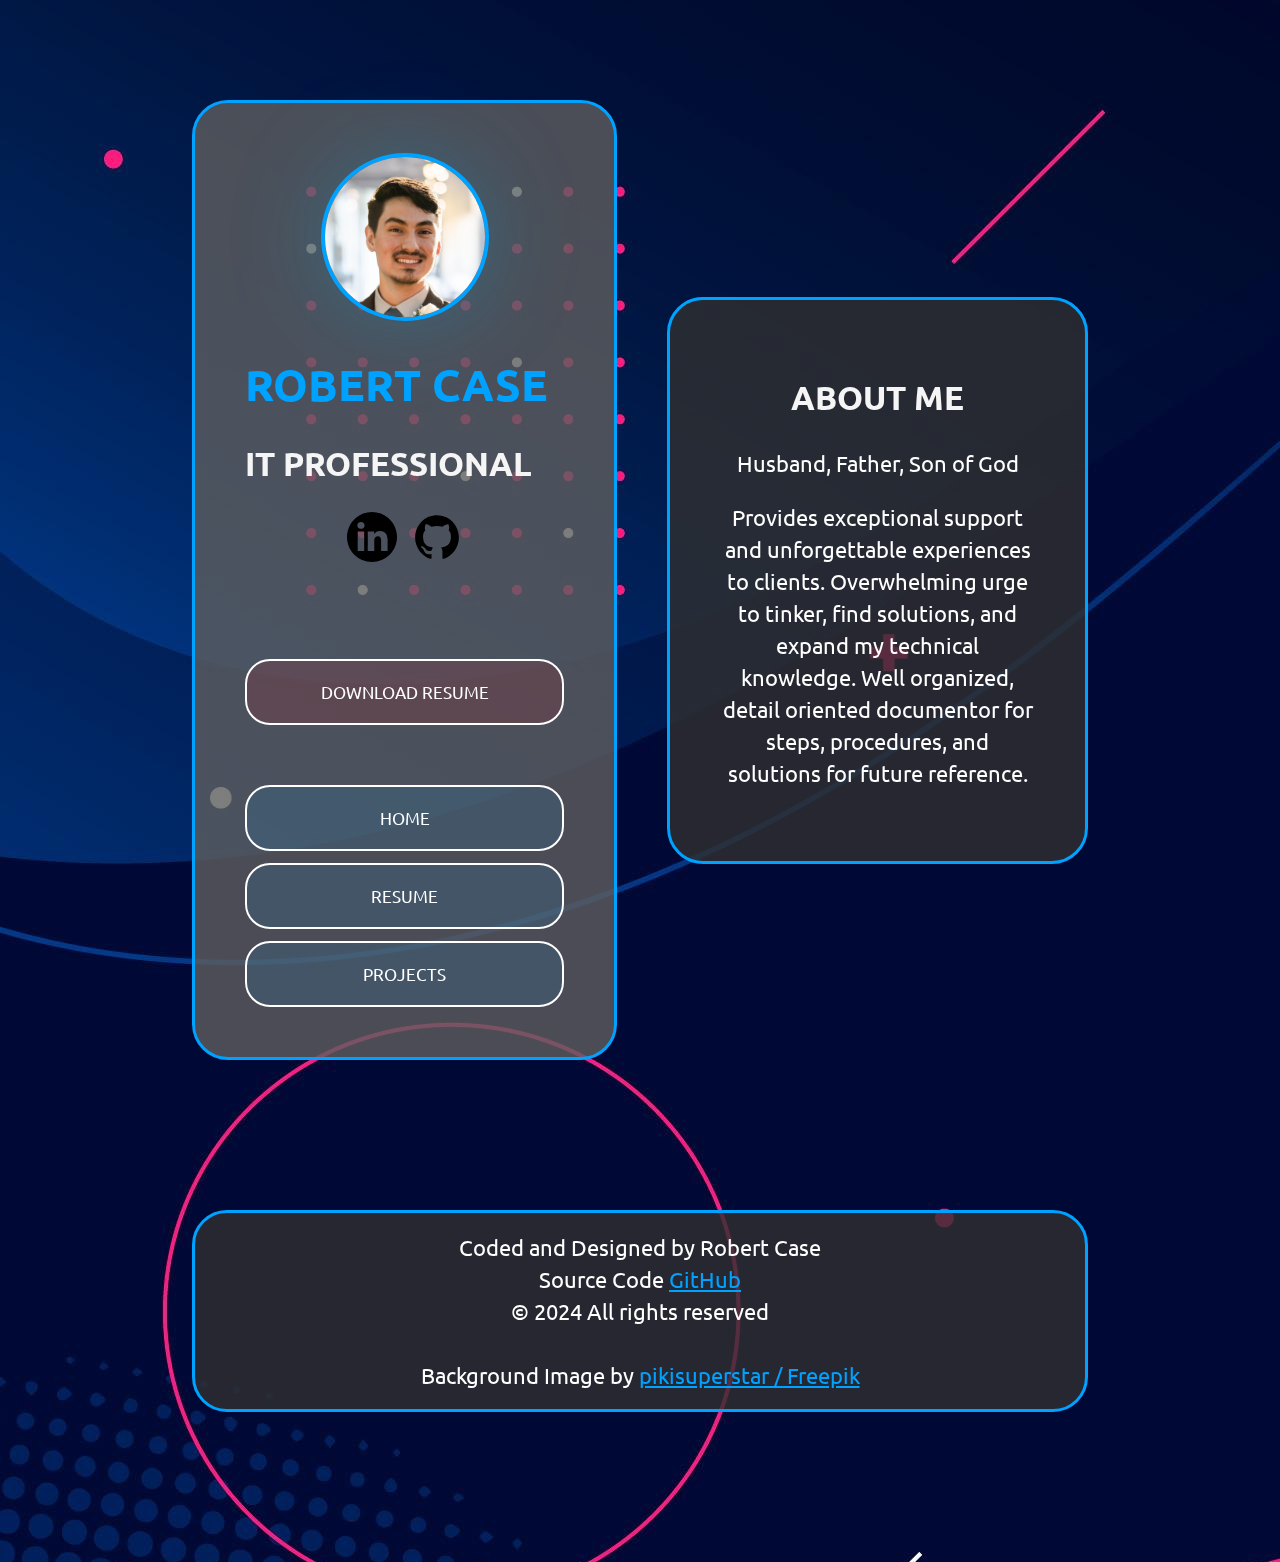
<file: index.html>
<!DOCTYPE html>
<html lang="en">
    <head>
        <meta charset="UTF-8">
        <title>CaseTek</title>
        <link rel="stylesheet" href="styles/global.css">
        <link rel="preconnect" href="https://fonts.googleapis.com">
        <link rel="preconnect" href="https://fonts.gstatic.com" crossorigin>
        <link href="https://fonts.googleapis.com/css2?family=Ubuntu:ital,wght@0,300;0,400;0,500;0,700;1,300;1,400;1,500;1,700&display=swap" rel="stylesheet">
    </head>
    <body>
        <img id="background" src="resources/images/background.jpg" alt="Background image for website.">
        <!--INFORMATION-->
        <div class="container-page">
            <header>
                <div class="container-header">
                    <img class="profile-picture" src="resources/images/profile-pic.jpg" alt="Robert's Profile Picture">
                    <h1>Robert Case</h1>
                    <h2>IT Professional</h2>
                    <a class="social-links" href="https://linkedin.com/in/robert-lee-case" target="_blank"><img class="social-icons" src="resources/images/linkedin-icon.svg" alt="linkedin-profile"></a>
                    <a class="social-links" href="https://github.com/KreaMuzik" target="_blank"><img class="social-icons" src="resources/images/github-icon.svg" alt="github-profile"></a><br>
                    <a class="button download" href="https://drive.google.com/file/d/1mtkanhxNMAWnm1AtMKJVOqQYjgYGgZ69/view?usp=drive_link" target="_blank">Download Resume</a>
                    <div class="nav-buttons">
                        <a class="button" href="index.html">home</a>
                        <a class="button" href="sub-pages/resume.html">resume</a>
                        <a class="button" href="sub-pages/projects.html">projects</a>
                    </div>
                </div>
            </header>
            <!--MAIN CONTENT-->
            <div class="container-content">
                <div class="summary">
                    <h2 style="text-align: center;">About Me</h2>
                    <p>Husband, Father, Son of God</p>
                    <p>Provides exceptional support and unforgettable experiences to clients. Overwhelming urge to tinker, find solutions, and expand my technical knowledge. Well organized, detail oriented documentor for steps, procedures, and solutions for future reference.</p>
                    
                </div>
            </div>
        </div>       
    </body>
    <footer>
        Coded and Designed by Robert Case<br>
        Source Code <a class="footer-links" href="https://github.com/KreaMuzik/resume/">GitHub</a><br>
        © 2024 All rights reserved<br><br>
        Background Image by <a class="footer-links" target="_blank" href="https://www.freepik.com/">pikisuperstar / Freepik</a>
    </footer>
</html>
</file>
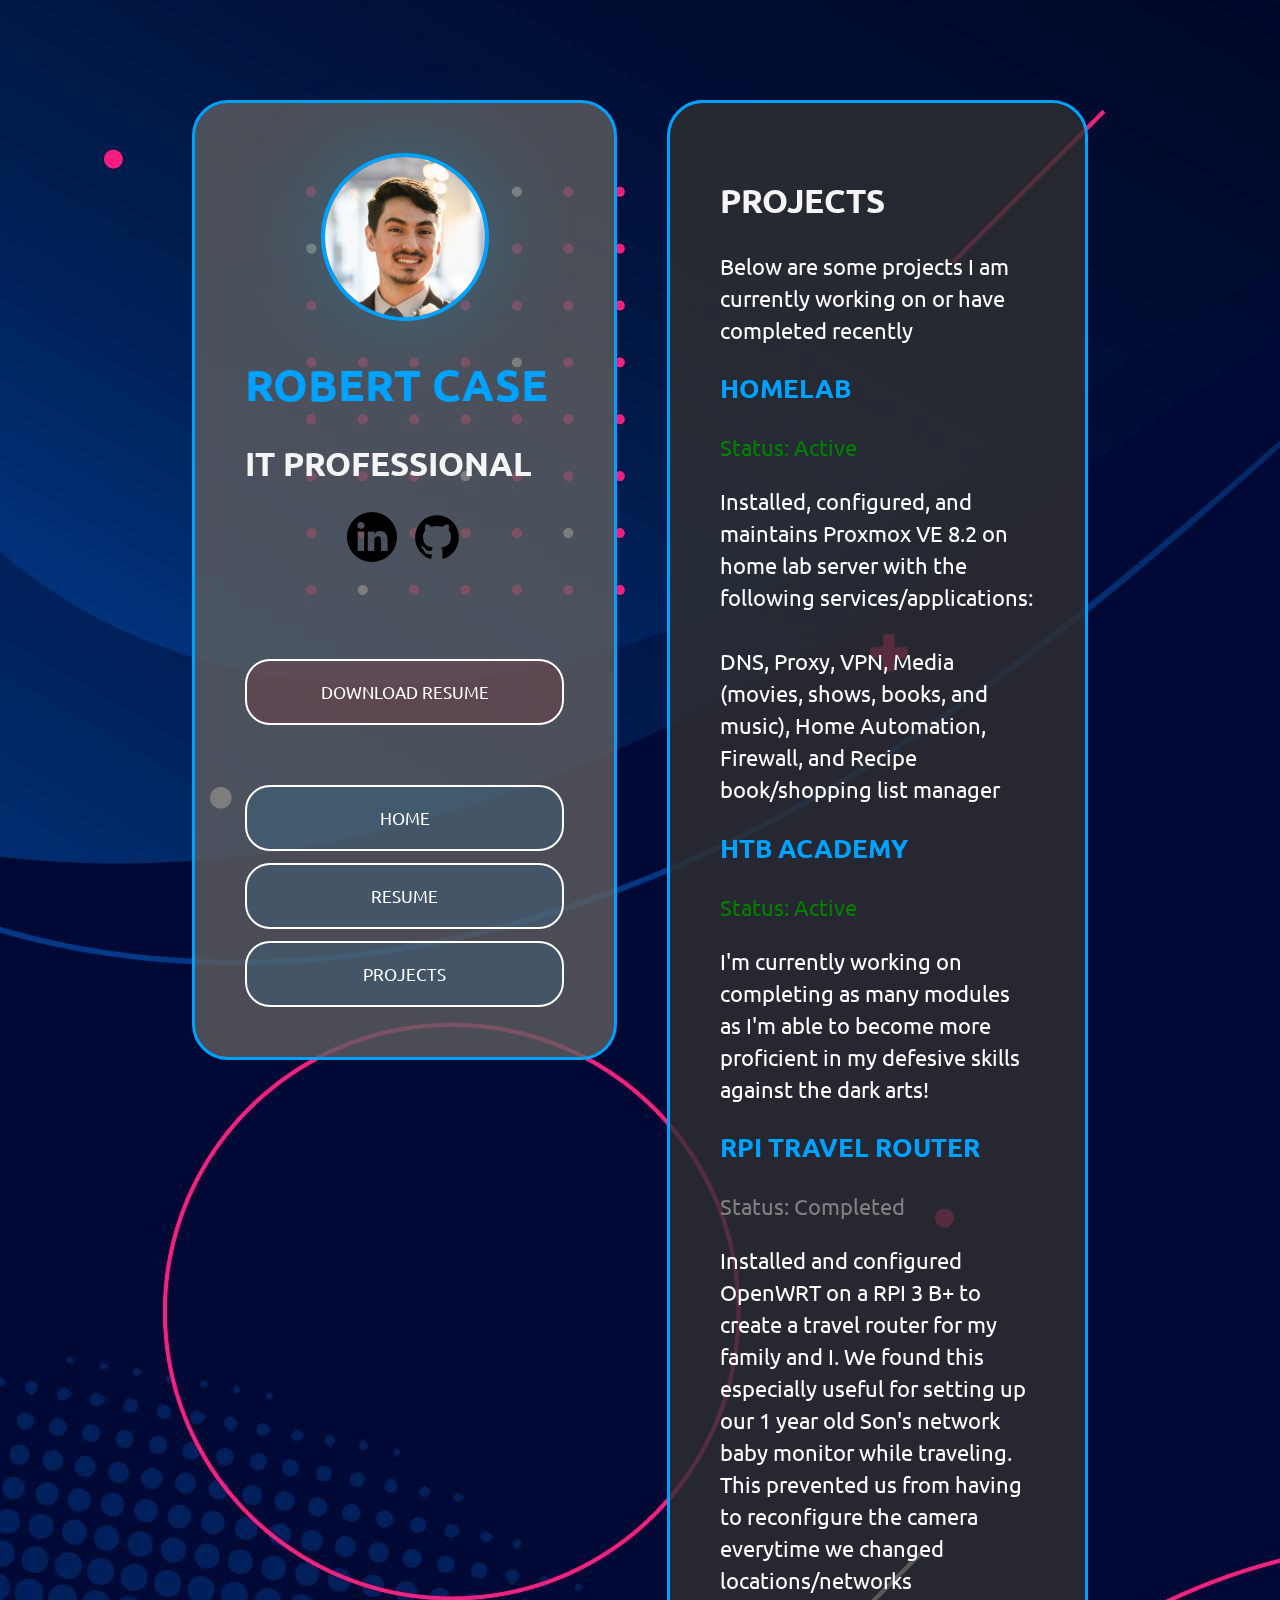
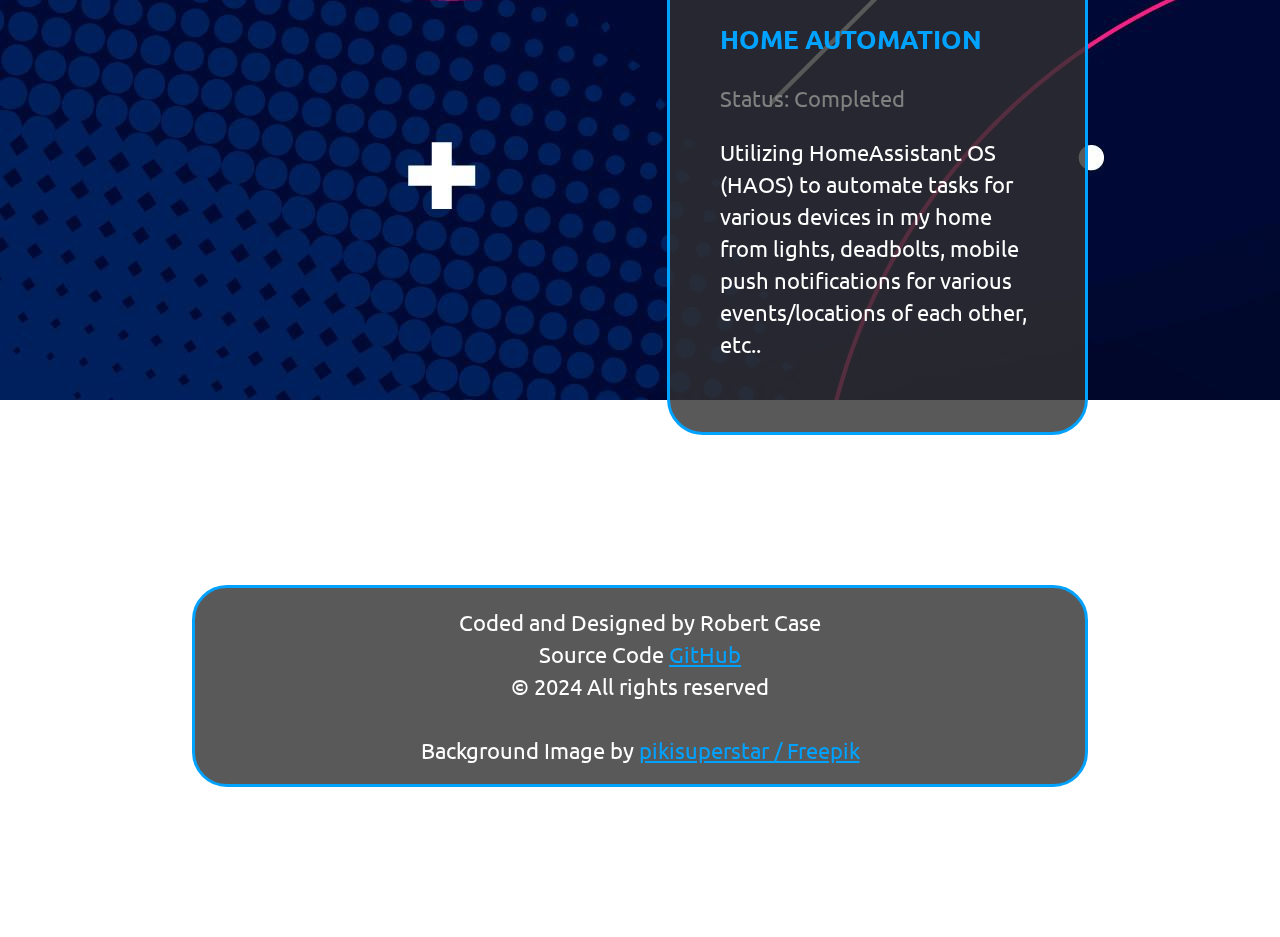
<file: sub-pages/projects.html>
<!DOCTYPE html>
<html lang="en">
    <head>
        <meta charset="UTF-8">
        <title>CaseTek</title>
        <link rel="stylesheet" href="../styles/global.css">
        <link rel="preconnect" href="https://fonts.googleapis.com">
        <link rel="preconnect" href="https://fonts.gstatic.com" crossorigin>
        <link href="https://fonts.googleapis.com/css2?family=Ubuntu:ital,wght@0,300;0,400;0,500;0,700;1,300;1,400;1,500;1,700&display=swap" rel="stylesheet">
    </head>
    <body>
        <img id="background" src="../resources/images/background.jpg" alt="Background image for website.">
        <!--INFORMATION-->
        <div class="container-page">
            <header>
                <div class="container-header">
                    <img class="profile-picture" src="../resources/images/profile-pic.jpg" alt="Robert's Profile Picture">
                    <h1>Robert Case</h1>
                    <h2>IT Professional</h2>
                    <a class="social-links" href="https://linkedin.com/in/robert-lee-case" target="_blank"><img class="social-icons" src="../resources/images/linkedin-icon.svg" alt="linkedin-profile"></a>
                    <a class="social-links" href="https://github.com/KreaMuzik" target="_blank"><img class="social-icons" src="../resources/images/github-icon.svg" alt="github-profile"></a><br>
                    <a class="button download" href="https://drive.google.com/file/d/1mtkanhxNMAWnm1AtMKJVOqQYjgYGgZ69/view?usp=drive_link" target="_blank">Download Resume</a>
                    <div class="nav-buttons">
                        <a class="button" href="../index.html">home</a>
                        <a class="button" href="resume.html">resume</a>
                        <a class="button" href="projects.html">projects</a>
                    </div>
                </div>
            </header>
            <!--MAIN CONTENT-->
            <div class="container-content">
                <div class="projects">
                    <h2>Projects</h2>
                    <p>Below are some projects I am currently working on or have completed recently</p>
                    <div class="container-projects">
                        <h3>HomeLab</h3>
                        <p class="status-active">Status: Active</p>
                        <p>Installed, configured, and maintains Proxmox VE 8.2 on home lab server with the following services/applications: <br><br> DNS, Proxy, VPN, Media (movies, shows, books, and music), Home Automation, Firewall, and Recipe book/shopping list manager</p>
                        <h3>HTB Academy</h3>
                        <p class="status-active">Status: Active</p>
                        <p>I'm currently working on completing as many modules as I'm able to become more proficient in my defesive skills against the dark arts!</p>
                        <h3>RPI Travel Router</h3>
                        <p class="status-completed">Status: Completed</p>
                        <p>Installed and configured OpenWRT on a RPI 3 B+ to create a travel router for my family and I.  We found this especially useful for setting up our 1 year old Son's network baby monitor while traveling.  This prevented us from having to reconfigure the camera everytime we changed locations/networks</p>
                        <h3>Home Automation</h3>
                        <p class="status-completed">Status: Completed</p>
                        <p>Utilizing HomeAssistant OS (HAOS) to automate tasks for various devices in my home from lights, deadbolts, mobile push notifications for various events/locations of each other, etc..</p>
                    </div>
                </div>
            </div>
        </div>       
    </body>
    <footer>
        Coded and Designed by Robert Case<br>
        Source Code <a class="footer-links" href="https://github.com/KreaMuzik/resume/">GitHub</a><br>
        © 2024 All rights reserved<br><br>
        Background Image by <a class="footer-links" target="_blank" href="https://www.freepik.com/">pikisuperstar / Freepik</a>
    </footer>
</html>
</file>
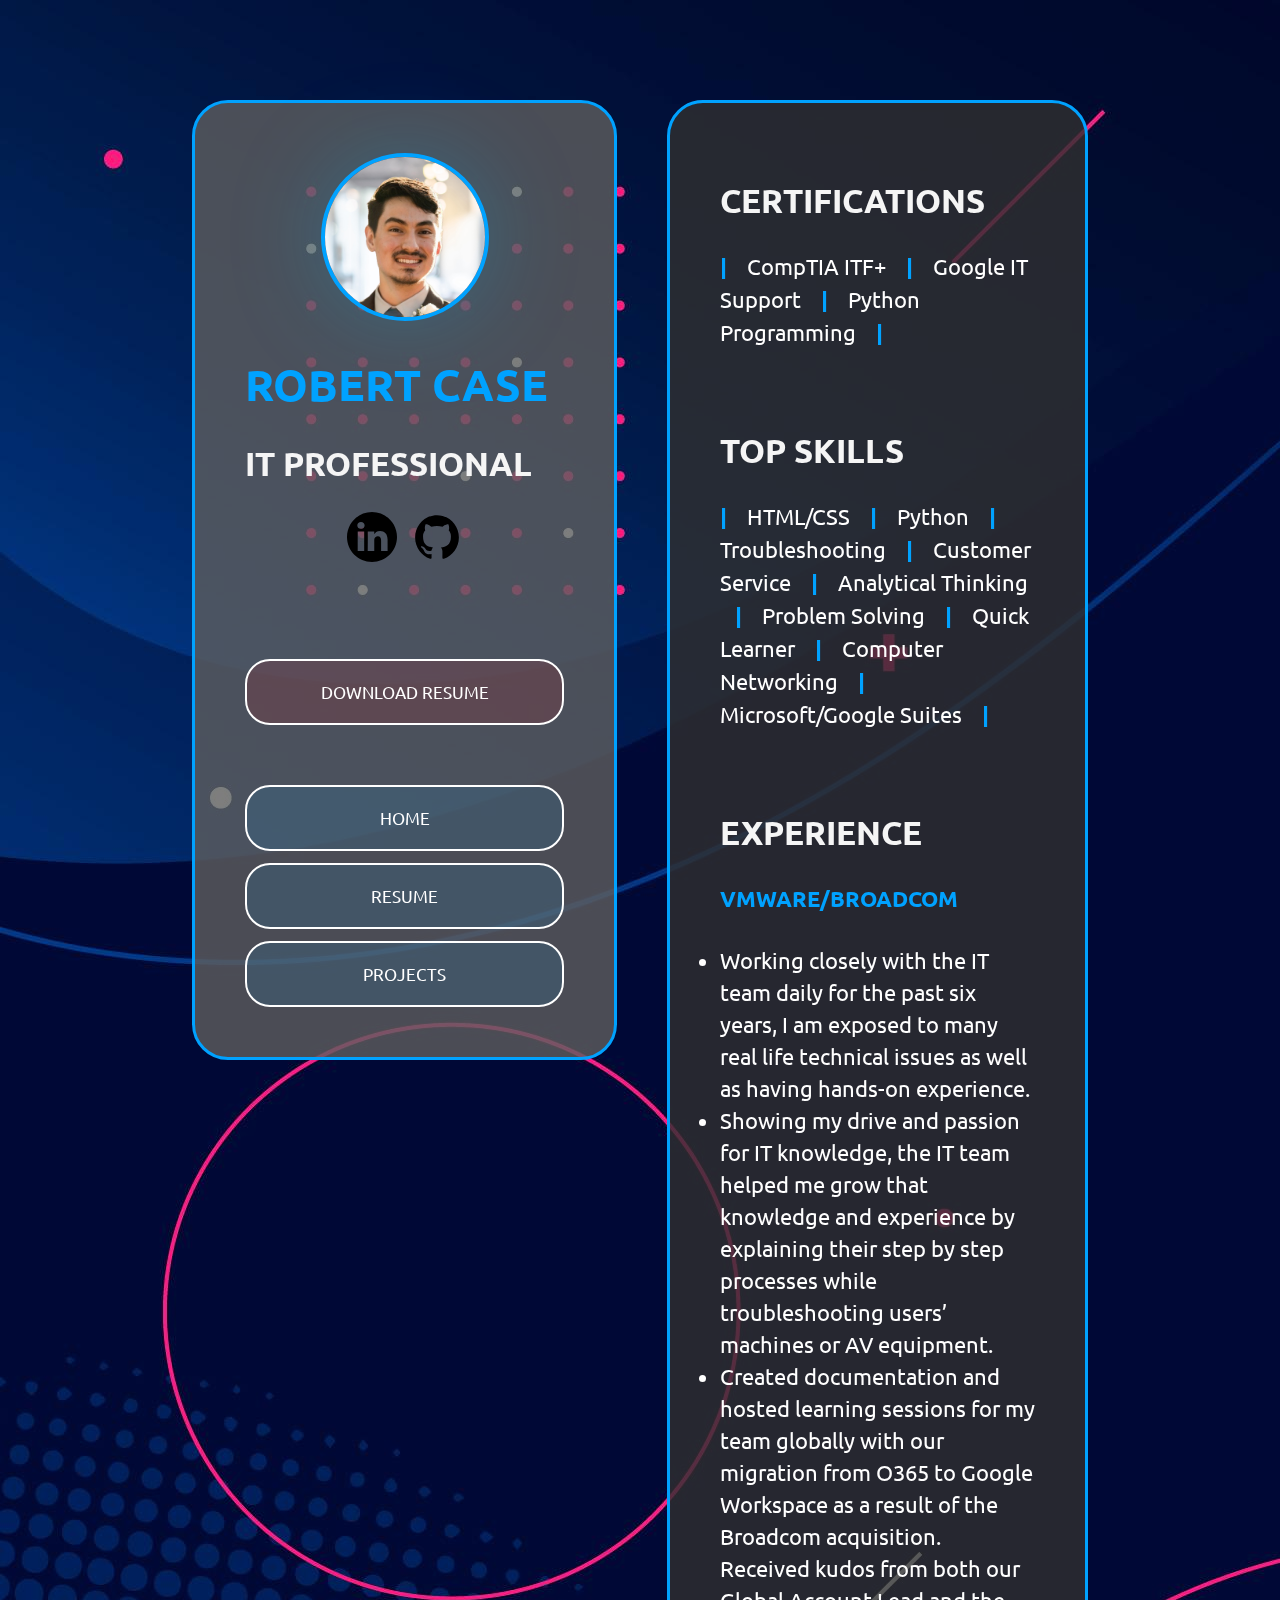
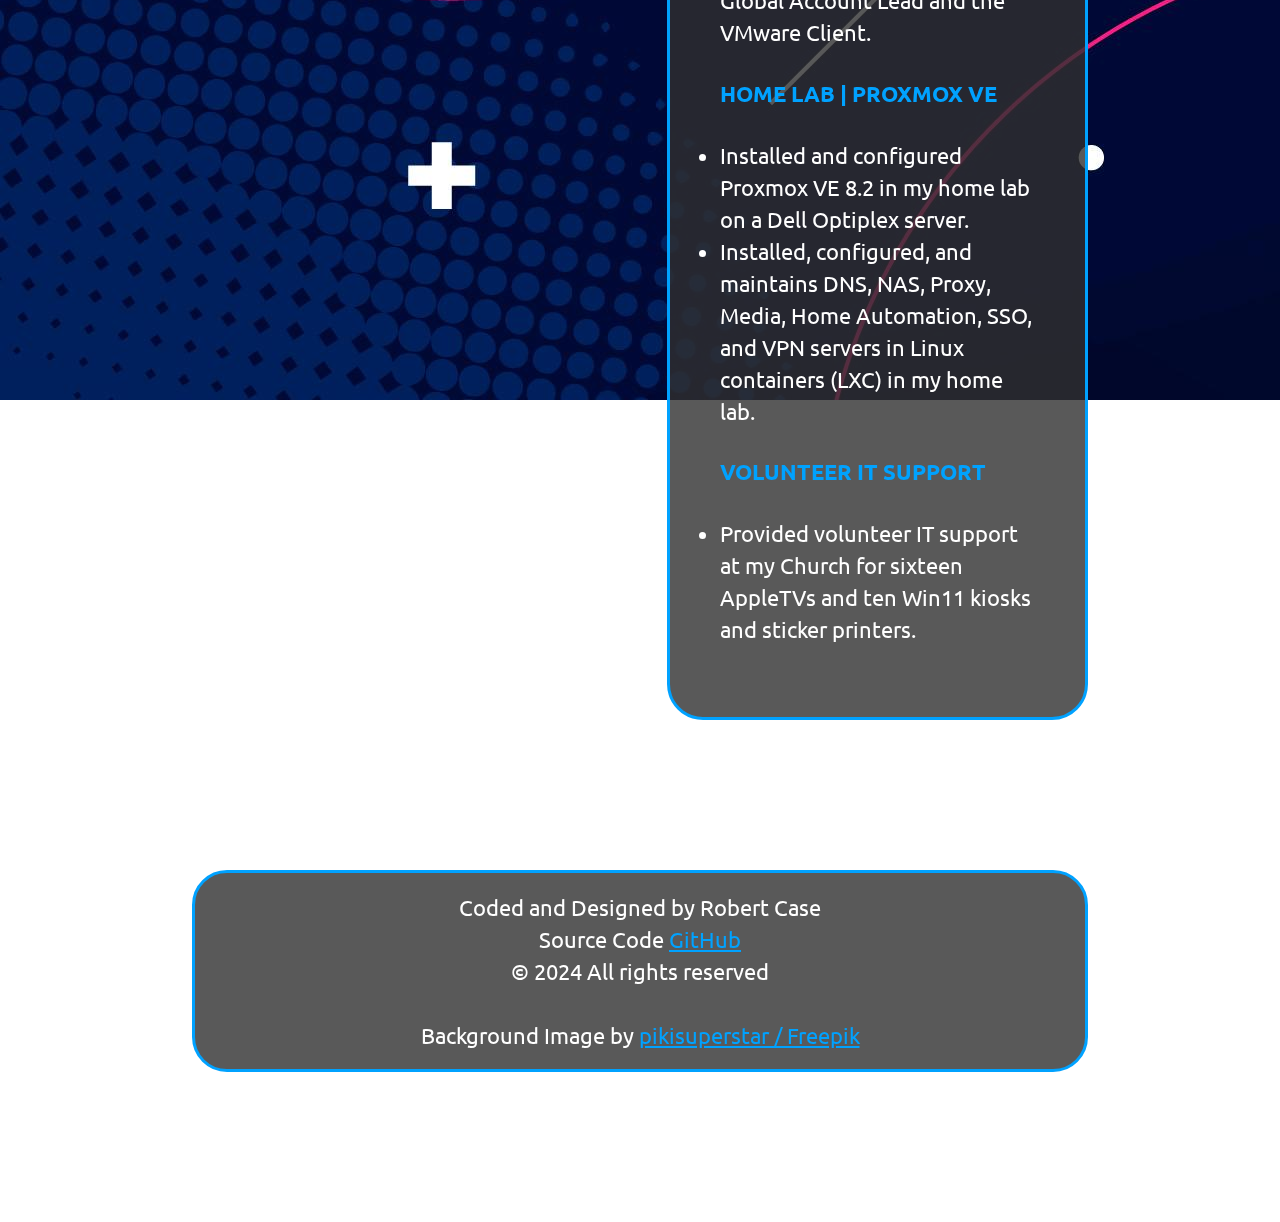
<file: sub-pages/resume.html>
<!DOCTYPE html>
<html lang="en">
    <head>
        <meta charset="UTF-8">
        <title>CaseTek</title>
        <link rel="stylesheet" href="../styles/global.css">
        <link rel="preconnect" href="https://fonts.googleapis.com">
        <link rel="preconnect" href="https://fonts.gstatic.com" crossorigin>
        <link href="https://fonts.googleapis.com/css2?family=Ubuntu:ital,wght@0,300;0,400;0,500;0,700;1,300;1,400;1,500;1,700&display=swap" rel="stylesheet">
    </head>
    <body>
        <img id="background" src="../resources/images/background.jpg" alt="Background image for website.">
        <!--INFORMATION-->
        <div class="container-page">
            <header>
                <div class="container-header">
                    <img class="profile-picture" src="../resources/images/profile-pic.jpg" alt="Robert's Profile Picture">
                    <h1>Robert Case</h1>
                    <h2>IT Professional</h2>
                    <a class="social-links" href="https://linkedin.com/in/robert-lee-case" target="_blank"><img class="social-icons" src="../resources/images/linkedin-icon.svg" alt="linkedin-profile"></a>
                    <a class="social-links" href="https://github.com/KreaMuzik" target="_blank"><img class="social-icons" src="../resources/images/github-icon.svg" alt="github-profile"></a><br>
                    <a class="button download" href="https://drive.google.com/file/d/1mtkanhxNMAWnm1AtMKJVOqQYjgYGgZ69/view?usp=drive_link" target="_blank">Download Resume</a>
                    <div class="nav-buttons">
                        <a class="button" href="../index.html">home</a>
                        <a class="button" href="resume.html">resume</a>
                        <a class="button" href="projects.html">projects</a>
                    </div>
                </div>
            </header>
            <!--MAIN CONTENT-->
            <div class="container-content">
                <div class="resume">
                    <h2>Certifications</h2>
                    <p class="certifications">
                        <b class="bar">|</b> &nbsp;&nbsp; CompTIA ITF+ &nbsp;&nbsp;
                        <b class="bar">|</b> &nbsp;&nbsp; Google IT Support &nbsp;&nbsp;
                        <b class="bar">|</b> &nbsp;&nbsp; Python Programming &nbsp;&nbsp;
                        <b class="bar">|</b>
                    </p>
                    <br><h2>Top Skills</h2>
                    <p class="skills">
                        <b class="bar">|</b> &nbsp;&nbsp; HTML/CSS &nbsp;&nbsp;
                        <b class="bar">|</b> &nbsp;&nbsp; Python &nbsp;&nbsp;
                        <b class="bar">|</b> &nbsp;&nbsp; Troubleshooting &nbsp;&nbsp;
                        <b class="bar">|</b> &nbsp;&nbsp; Customer Service &nbsp;&nbsp;
                        <b class="bar">|</b> &nbsp;&nbsp; Analytical Thinking &nbsp;&nbsp;
                        <b class="bar">|</b> &nbsp;&nbsp; Problem Solving &nbsp;&nbsp;
                        <b class="bar">|</b> &nbsp;&nbsp; Quick Learner &nbsp;&nbsp;
                        <b class="bar">|</b> &nbsp;&nbsp; Computer Networking &nbsp;&nbsp;
                        <b class="bar">|</b> &nbsp;&nbsp; Microsoft/Google Suites &nbsp;&nbsp;
                        <b class="bar">|</b>
                    </p>
                    <br><h2>Experience</h2>
                    <h4>VMWARE/BROADCOM</h4>
                    <li>Working closely with the IT team daily for the past six years, I am exposed to many real life technical issues as well as having hands-on experience.</li>
                    <li>Showing my drive and passion for IT knowledge, the IT team helped me grow that knowledge and experience by explaining their step by step processes while troubleshooting users’ machines or AV equipment.</li>
                    <li>Created documentation and hosted learning sessions for my team globally with our migration from O365 to Google Workspace as a result of the Broadcom acquisition. Received kudos from both our Global Account Lead and the VMware Client.</li>
                    <h4>HOME LAB | PROXMOX VE</h4>
                    <li>Installed and configured Proxmox VE 8.2 in my home lab on a Dell Optiplex server.</li>
                    <li>Installed, configured, and maintains DNS, NAS, Proxy, Media, Home Automation, SSO, and VPN servers in Linux containers (LXC) in my home lab.</li>
                    <h4>VOLUNTEER IT SUPPORT</h4>
                    <li>Provided volunteer IT support at my Church for sixteen AppleTVs and ten Win11 kiosks and sticker printers.</li>
                    <p></p>
                </div>    
            </div>
        </div>       
    </body>
    <footer>
        Coded and Designed by Robert Case<br>
        Source Code <a class="footer-links" href="https://github.com/KreaMuzik/resume/">GitHub</a><br>
        © 2024 All rights reserved<br><br>
        Background Image by <a class="footer-links" target="_blank" href="https://www.freepik.com/">pikisuperstar / Freepik</a>
    </footer>
</html>
</file>
<file: styles/global.css>
/*
## GLOBAL CLASSES ##
*/
#background {
    background-position: center;
    background-repeat: no-repeat;
    position: fixed;
    top: 0;
    left: 0;
    min-height: 100%;
    min-width: 100%;
    z-index: -1;
}

body {
    color: white;
    font: 22px Ubuntu;
    line-height: 2rem;
    margin: 100px 15% 100px 15%;
}

footer {
    border: 3px solid rgb(0, 162, 255);
    border-radius: 35px;
    background-color: rgba(48, 48, 48, 80%);
    min-height: 20px;
    text-align: center;
    padding: 18px;
    margin: 150px 0;
    text-decoration: none;
}

h1,h2,h3 {
    color: rgb(0, 162, 255);
    text-transform: uppercase;
    line-height: normal;
    text-align: left;
}

h2 {
    color: whitesmoke;
}

h4 {
    color: rgb(0, 162, 255)
}

.container-page {
    display: grid;
    grid-template-columns: 425px 1fr;
    grid-template-rows: 1fr;
    grid-gap: 50px;
}

.button {
    background-color: rgba(0, 162, 255, 10%);
    display: flex;
    margin-top: 12px;
    transition: 0.4s;
    border: 2.5px solid white;
    border-radius: 25px;
    font-size: 17px;
    text-decoration: none;
    color: white;
    padding: 15px 30px;
    text-transform: uppercase;
    justify-content: space-evenly;
}

.download {
    background-color: rgba(255, 0, 0, 10%);
    margin-top: 60px;
    margin-bottom: 60px;
}

.button:hover {
    color: rgb(0, 162, 255);
    border: 2.5px solid rgb(0, 162, 255);
}

/* 
## HEADER CONTAINER ##
*/

.container-header {
    color: white;
    background-color: rgba(94, 94, 94, 80%);
    border: 3px solid rgb(0, 162, 255);
    border-radius: 36px;
    text-align: center;
    padding: 30px;
    grid-row: auto;
    max-height: 100%;
    padding: 50px;
    position: relative;
}

.profile-picture {
    border: 4px solid rgb(0, 162, 255);
    width: 160px;
    border-radius: 100px;
    box-shadow: 0 0 100px -5px rgba(0, 195, 255, 0.25);
}

.social-links {
    max-width: 50px;
    max-height: 50px;
}

.social-icons {
    max-width: 50px;
    max-height: 50px;
    padding: 0 5px 30px 5px;
}

/*
## NAV CONTAINER ##
*/
/*
## CONTENT CONTAINER ##
*/
.container-content {
    background-color: rgba(48, 48, 48, 80%);
    border: 3px solid rgb(0, 162, 255);
    border-radius: 36px;
    grid-column: 2/3;
    grid-row: 1/2;
    max-width: 100%;
    max-height: 100%;
    padding: 50px;
    overflow-y: auto;
    overflow-x: hidden;
    align-self: center;
}

.summary {
    text-align: center;
}

.nav-buttons {
    width: 100%;
}

.home {
    text-align: center;
}

.resume {
    text-align: left;
}

.certifications {
    text-align: left;
}

.bar {
    color: rgb(0, 162, 255);
}

.status-active {
    color: green;
}

.status-completed {
    color: gray;
}

/*
## FOOTER ##
*/
.footer-links {
    text-decoration: none;
    color: white;
    text-decoration: underline;
    color: rgb(0, 162, 255);
}
</file>
